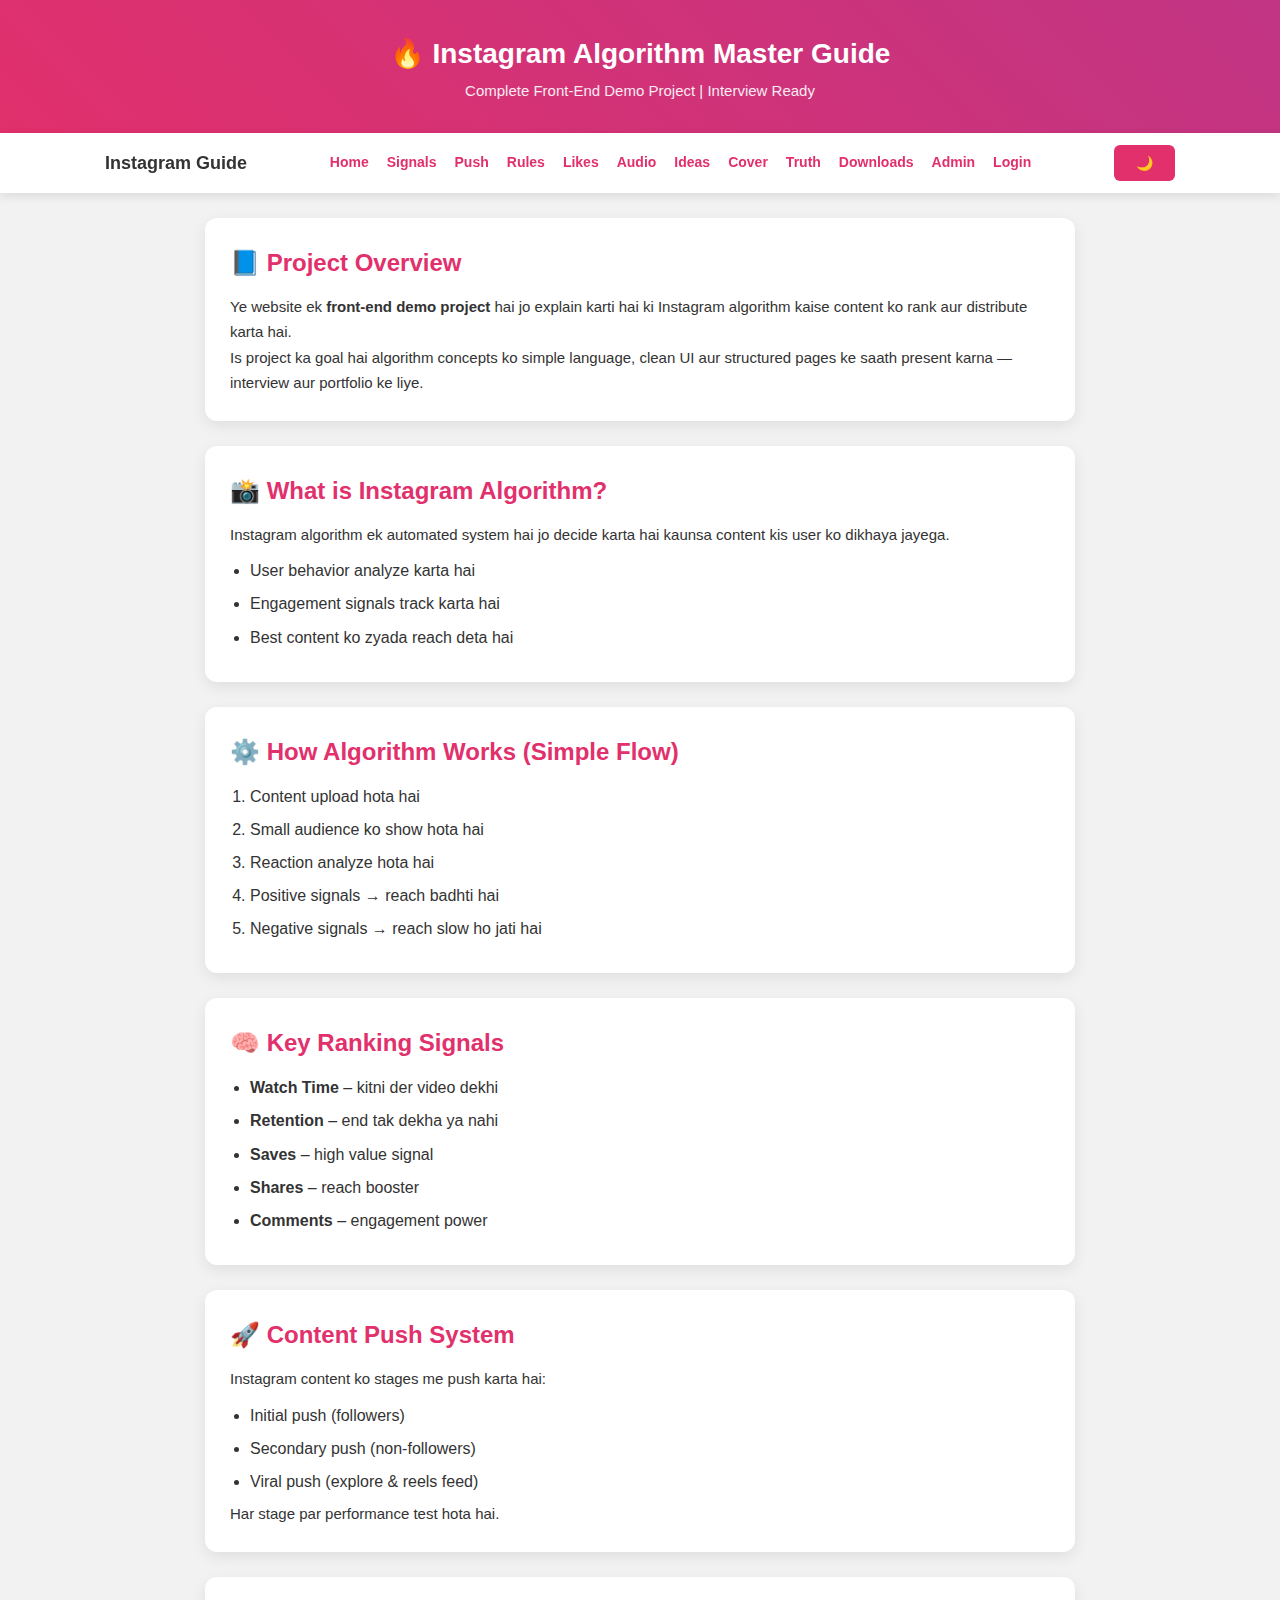
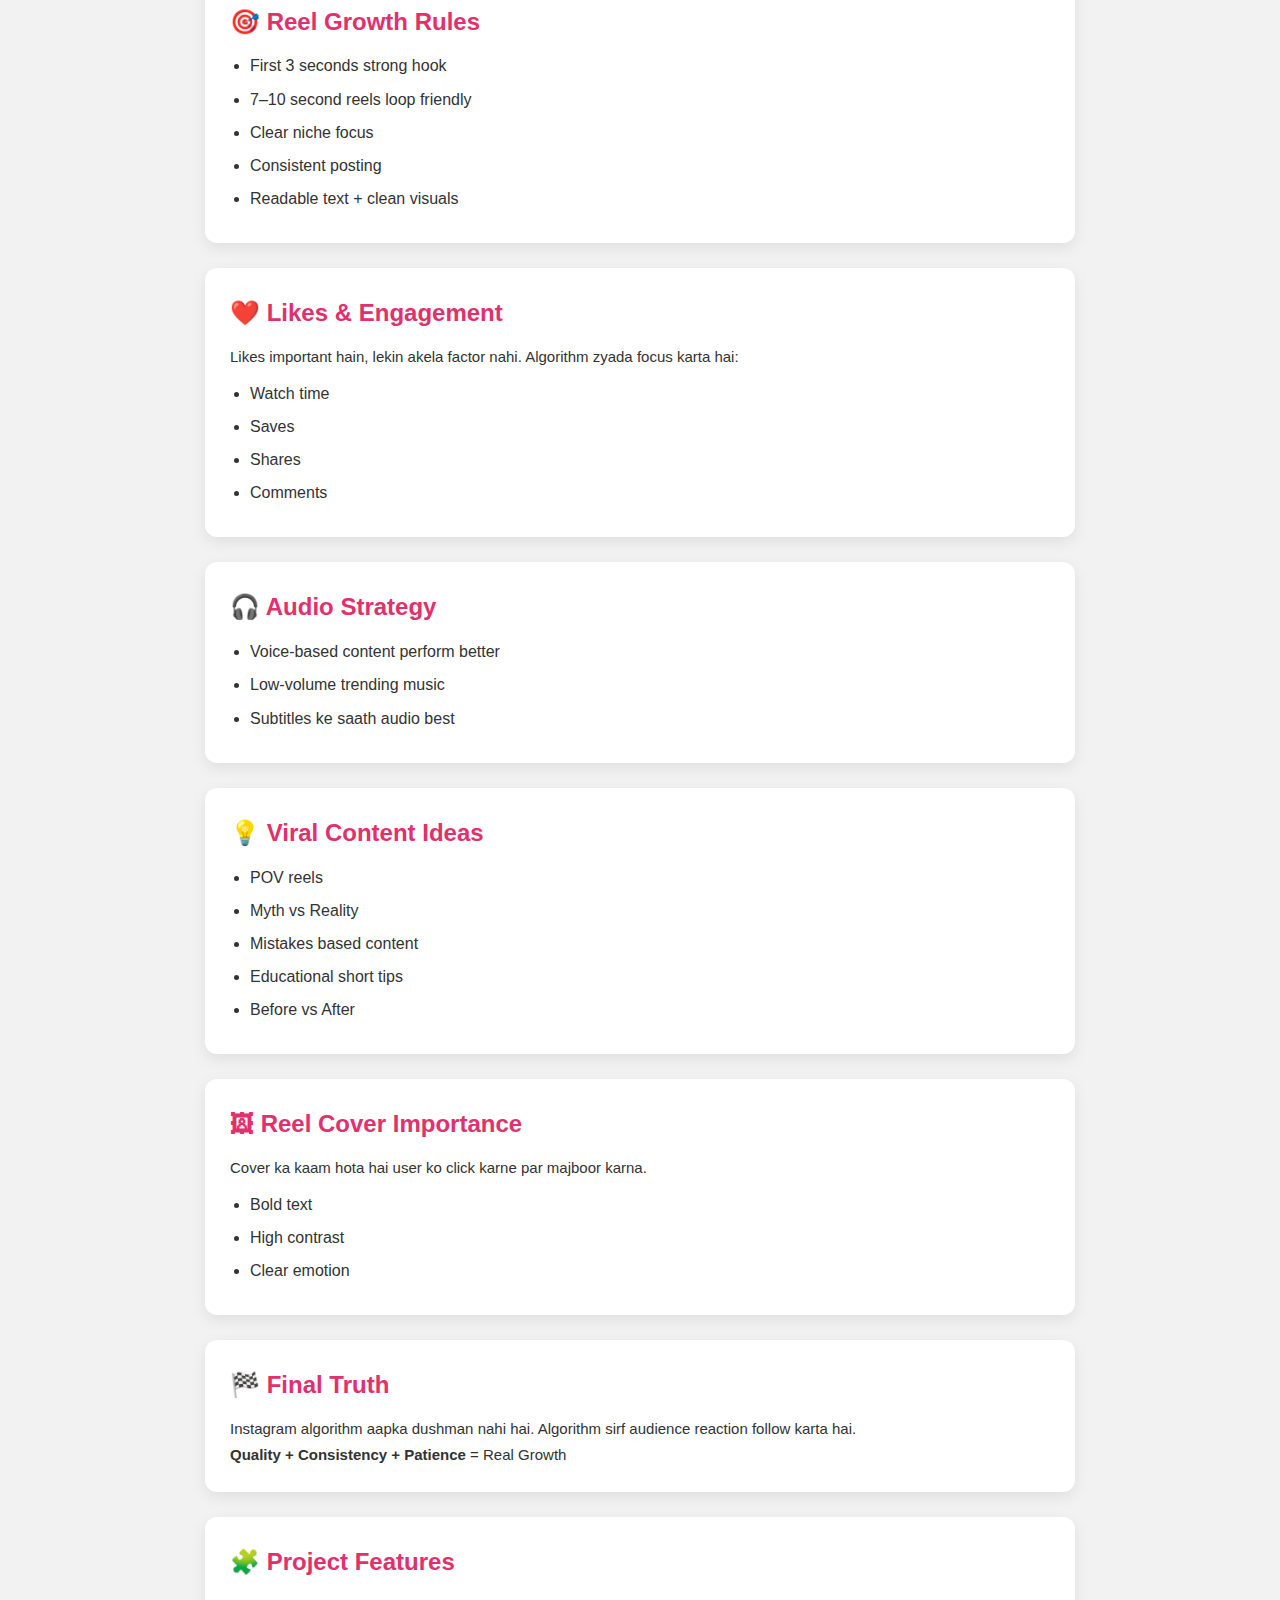
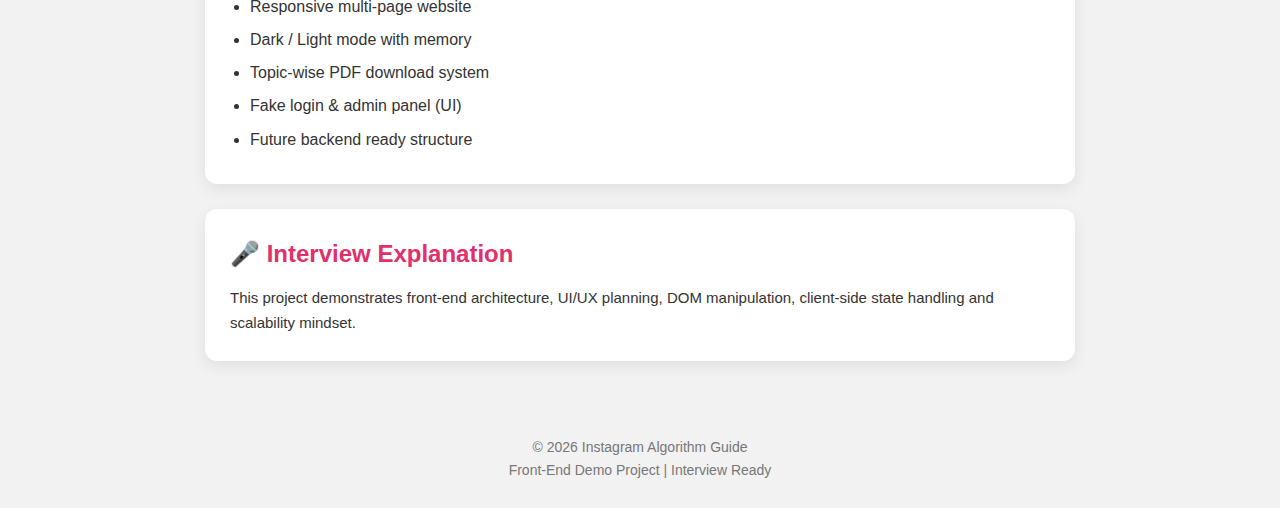
<file: index.html>
<!DOCTYPE html>
<html lang="en">
<head>
<meta charset="UTF-8">
<meta name="viewport" content="width=device-width, initial-scale=1.0">
<title>Instagram Algorithm Guide | Home</title>

<link rel="stylesheet" href="css/style.css">

<script src="js/nav.js" defer></script>
<script src="js/darkmode.js" defer></script>
</head>

<body>

<!-- ================= HEADER ================= -->
<header>
<h1>🔥 Instagram Algorithm Master Guide</h1>
<p>Complete Front-End Demo Project | Interview Ready</p>
</header>

<!-- ================= NAVBAR ================= -->
<nav>
<div class="nav-container">

<strong>Instagram Guide</strong>

<div class="menu-btn" onclick="toggleMenu()">☰</div>

<div class="nav-links" id="navLinks">
<a href="index.html">Home</a>
<a href="signals.html">Signals</a>
<a href="push.html">Push</a>
<a href="rules.html">Rules</a>
<a href="likes.html">Likes</a>
<a href="audio.html">Audio</a>
<a href="ideas.html">Ideas</a>
<a href="cover.html">Cover</a>
<a href="truth.html">Truth</a>
<a href="downloads.html">Downloads</a>
<a href="admin.html">Admin</a>
<a href="login.html">Login</a>
</div>

<button onclick="toggleDark()">🌙</button>

</div>
</nav>

<!-- ================= MAIN CONTENT ================= -->
<div class="container">

<!-- INTRO -->
<section>
<h2>📘 Project Overview</h2>
<p>
Ye website ek <strong>front-end demo project</strong> hai
jo explain karti hai ki Instagram algorithm
kaise content ko rank aur distribute karta hai.
</p>
<p>
Is project ka goal hai algorithm concepts ko
simple language, clean UI aur structured pages ke saath
present karna — interview aur portfolio ke liye.
</p>
</section>

<!-- WHAT IS ALGORITHM -->
<section>
<h2>📸 What is Instagram Algorithm?</h2>
<p>
Instagram algorithm ek automated system hai
jo decide karta hai kaunsa content
kis user ko dikhaya jayega.
</p>
<ul>
<li>User behavior analyze karta hai</li>
<li>Engagement signals track karta hai</li>
<li>Best content ko zyada reach deta hai</li>
</ul>
</section>

<!-- HOW IT WORKS -->
<section>
<h2>⚙️ How Algorithm Works (Simple Flow)</h2>
<ol>
<li>Content upload hota hai</li>
<li>Small audience ko show hota hai</li>
<li>Reaction analyze hota hai</li>
<li>Positive signals → reach badhti hai</li>
<li>Negative signals → reach slow ho jati hai</li>
</ol>
</section>

<!-- KEY SIGNALS -->
<section>
<h2>🧠 Key Ranking Signals</h2>
<ul>
<li><strong>Watch Time</strong> – kitni der video dekhi</li>
<li><strong>Retention</strong> – end tak dekha ya nahi</li>
<li><strong>Saves</strong> – high value signal</li>
<li><strong>Shares</strong> – reach booster</li>
<li><strong>Comments</strong> – engagement power</li>
</ul>
</section>

<!-- PUSH SYSTEM -->
<section>
<h2>🚀 Content Push System</h2>
<p>
Instagram content ko stages me push karta hai:
</p>
<ul>
<li>Initial push (followers)</li>
<li>Secondary push (non-followers)</li>
<li>Viral push (explore & reels feed)</li>
</ul>
<p>
Har stage par performance test hota hai.
</p>
</section>

<!-- REEL RULES -->
<section>
<h2>🎯 Reel Growth Rules</h2>
<ul>
<li>First 3 seconds strong hook</li>
<li>7–10 second reels loop friendly</li>
<li>Clear niche focus</li>
<li>Consistent posting</li>
<li>Readable text + clean visuals</li>
</ul>
</section>

<!-- LIKES & ENGAGEMENT -->
<section>
<h2>❤️ Likes & Engagement</h2>
<p>
Likes important hain, lekin akela factor nahi.
Algorithm zyada focus karta hai:
</p>
<ul>
<li>Watch time</li>
<li>Saves</li>
<li>Shares</li>
<li>Comments</li>
</ul>
</section>

<!-- AUDIO -->
<section>
<h2>🎧 Audio Strategy</h2>
<ul>
<li>Voice-based content perform better</li>
<li>Low-volume trending music</li>
<li>Subtitles ke saath audio best</li>
</ul>
</section>

<!-- CONTENT IDEAS -->
<section>
<h2>💡 Viral Content Ideas</h2>
<ul>
<li>POV reels</li>
<li>Myth vs Reality</li>
<li>Mistakes based content</li>
<li>Educational short tips</li>
<li>Before vs After</li>
</ul>
</section>

<!-- COVER -->
<section>
<h2>🖼 Reel Cover Importance</h2>
<p>
Cover ka kaam hota hai user ko click karne par majboor karna.
</p>
<ul>
<li>Bold text</li>
<li>High contrast</li>
<li>Clear emotion</li>
</ul>
</section>

<!-- TRUTH -->
<section>
<h2>🏁 Final Truth</h2>
<p>
Instagram algorithm aapka dushman nahi hai.
Algorithm sirf audience reaction follow karta hai.
</p>
<p>
<strong>Quality + Consistency + Patience</strong> = Real Growth
</p>
</section>

<!-- PROJECT FEATURES -->
<section>
<h2>🧩 Project Features</h2>
<ul>
<li>Responsive multi-page website</li>
<li>Dark / Light mode with memory</li>
<li>Topic-wise PDF download system</li>
<li>Fake login & admin panel (UI)</li>
<li>Future backend ready structure</li>
</ul>
</section>

<!-- INTERVIEW NOTE -->
<section>
<h2>🎤 Interview Explanation</h2>
<p>
This project demonstrates front-end architecture,
UI/UX planning, DOM manipulation,
client-side state handling and scalability mindset.
</p>
</section>

</div>

<!-- ================= FOOTER ================= -->
<footer>
© 2026 Instagram Algorithm Guide <br>
Front-End Demo Project | Interview Ready
</footer>

</body>
</html>
</file>
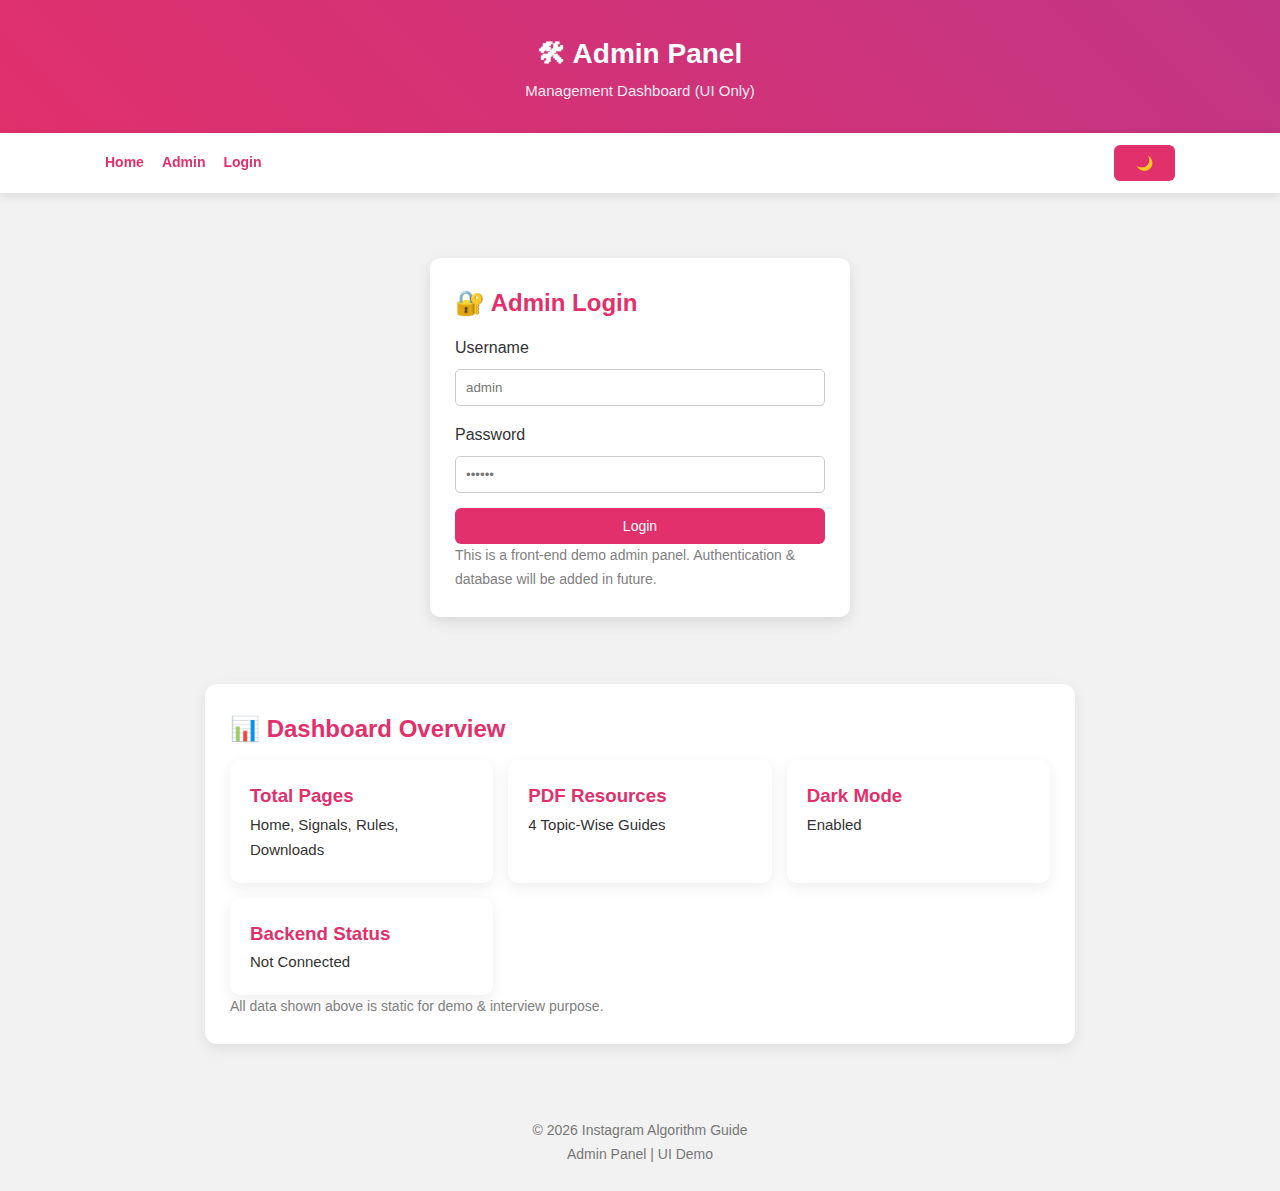
<file: admin.html>
<!DOCTYPE html>
<html lang="en">
<head>
<meta charset="UTF-8">
<meta name="viewport" content="width=device-width, initial-scale=1.0">
<title>Admin Panel | Instagram Algorithm Guide</title>

<link rel="stylesheet" href="css/style.css">

<style>
.admin-login{
    max-width:420px;
    margin:40px auto;
    background:var(--card);
    padding:25px;
    border-radius:10px;
    box-shadow:0 5px 15px rgba(0,0,0,.1);
}
.admin-login input{
    width:100%;
    padding:10px;
    margin:8px 0 15px;
    border-radius:5px;
    border:1px solid #ccc;
}
.admin-dashboard{
    display:grid;
    grid-template-columns:repeat(auto-fit,minmax(220px,1fr));
    gap:15px;
}
.admin-card{
    background:var(--card);
    padding:20px;
    border-radius:10px;
    box-shadow:0 5px 15px rgba(0,0,0,.07);
}
.admin-card h3{
    color:var(--accent);
}
.note{
    font-size:14px;
    color:gray;
}
</style>

<script src="js/darkmode.js" defer></script>
</head>

<body>

<!-- ================= HEADER ================= -->
<header>
<h1>🛠 Admin Panel</h1>
<p>Management Dashboard (UI Only)</p>
</header>

<!-- ================= NAVBAR ================= -->
<nav>
<div class="nav-container">

<!-- MENU BUTTON -->
<div class="menu-btn" onclick="toggleMenu()">☰</div>

<!-- NAV LINKS -->
<div class="nav-links" id="navLinks">
<a href="index.html">Home</a>
<a href="admin.html" class="admin-link">Admin</a>
<a href="login.html">Login</a>
</div>

<!-- DARK MODE -->
<button onclick="toggleDark()">🌙</button>

</div>
</nav>

<!-- ================= MAIN CONTENT ================= -->
<div class="container">

<!-- LOGIN -->
<section class="admin-login">
<h2>🔐 Admin Login</h2>

<label>Username</label>
<input type="text" placeholder="admin">

<label>Password</label>
<input type="password" placeholder="••••••">

<button style="width:100%;">Login</button>

<p class="note">
This is a front-end demo admin panel.  
Authentication & database will be added in future.
</p>
</section>

<br>

<!-- DASHBOARD -->
<section>
<h2>📊 Dashboard Overview</h2>

<div class="admin-dashboard">

<div class="admin-card">
<h3>Total Pages</h3>
<p>Home, Signals, Rules, Downloads</p>
</div>

<div class="admin-card">
<h3>PDF Resources</h3>
<p>4 Topic-Wise Guides</p>
</div>

<div class="admin-card">
<h3>Dark Mode</h3>
<p>Enabled</p>
</div>

<div class="admin-card">
<h3>Backend Status</h3>
<p>Not Connected</p>
</div>

</div>

<p class="note">
All data shown above is static for demo & interview purpose.
</p>
</section>

</div>

<!-- ================= FOOTER ================= -->
<footer>
© 2026 Instagram Algorithm Guide <br>
Admin Panel | UI Demo
</footer>

</body>
</html>
</file>
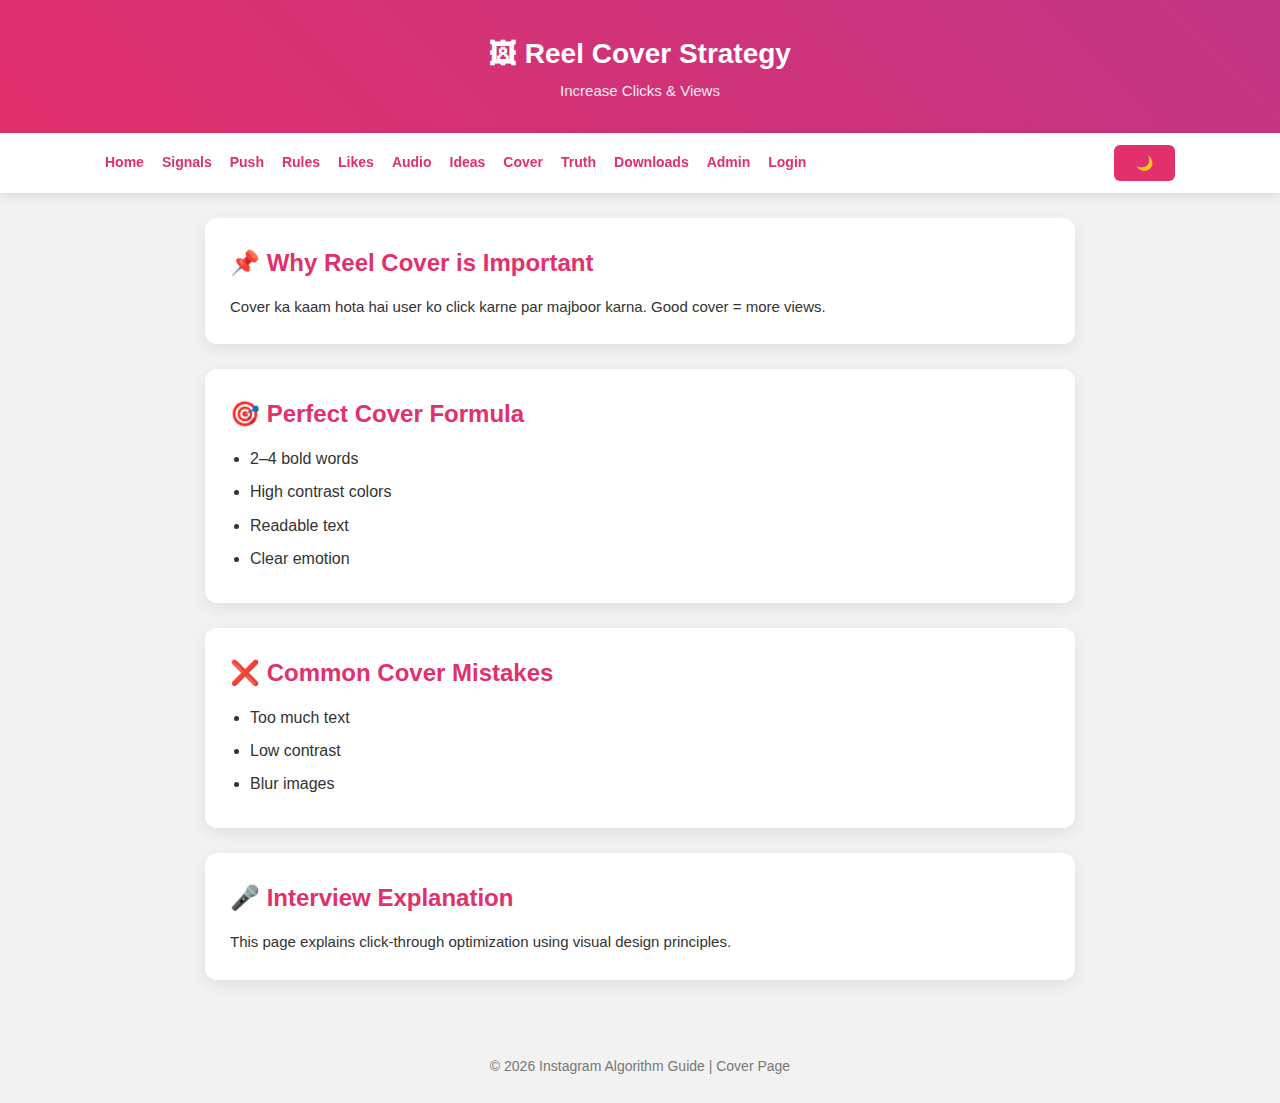
<file: cover.html>
<!DOCTYPE html>
<html lang="en">
<head>
<meta charset="UTF-8">
<meta name="viewport" content="width=device-width, initial-scale=1.0">
<title>Reel Cover Strategy</title>

<link rel="stylesheet" href="css/style.css">
<script src="js/nav.js" defer></script>
<script src="js/darkmode.js" defer></script>
</head>

<body>

<header>
<h1>🖼 Reel Cover Strategy</h1>
<p>Increase Clicks & Views</p>
</header>

<!-- ================= NAVBAR ================= -->
<nav>
<div class="nav-container">

<!-- MENU BUTTON -->
<div class="menu-btn" onclick="toggleMenu()">☰</div>

<!-- NAV LINKS -->
<div class="nav-links" id="navLinks">
<a href="index.html">Home</a>
<a href="signals.html">Signals</a>
<a href="push.html">Push</a>
<a href="rules.html">Rules</a>
<a href="likes.html">Likes</a>
<a href="audio.html">Audio</a>
<a href="ideas.html">Ideas</a>
<a href="cover.html">Cover</a>
<a href="truth.html">Truth</a>
<a href="downloads.html">Downloads</a>
<a href="admin.html" class="admin-link">Admin</a>
<a href="login.html">Login</a>
</div>

<!-- DARK MODE -->
<button onclick="toggleDark()">🌙</button>

</div>
</nav>

<div class="container">

<section>
<h2>📌 Why Reel Cover is Important</h2>
<p>
Cover ka kaam hota hai user ko click karne par majboor karna.
Good cover = more views.
</p>
</section>

<section>
<h2>🎯 Perfect Cover Formula</h2>
<ul>
<li>2–4 bold words</li>
<li>High contrast colors</li>
<li>Readable text</li>
<li>Clear emotion</li>
</ul>
</section>

<section>
<h2>❌ Common Cover Mistakes</h2>
<ul>
<li>Too much text</li>
<li>Low contrast</li>
<li>Blur images</li>
</ul>
</section>

<section>
<h2>🎤 Interview Explanation</h2>
<p>
This page explains click-through optimization
using visual design principles.
</p>
</section>

</div>

<footer>
© 2026 Instagram Algorithm Guide | Cover Page
</footer>

</body>
</html>
</file>
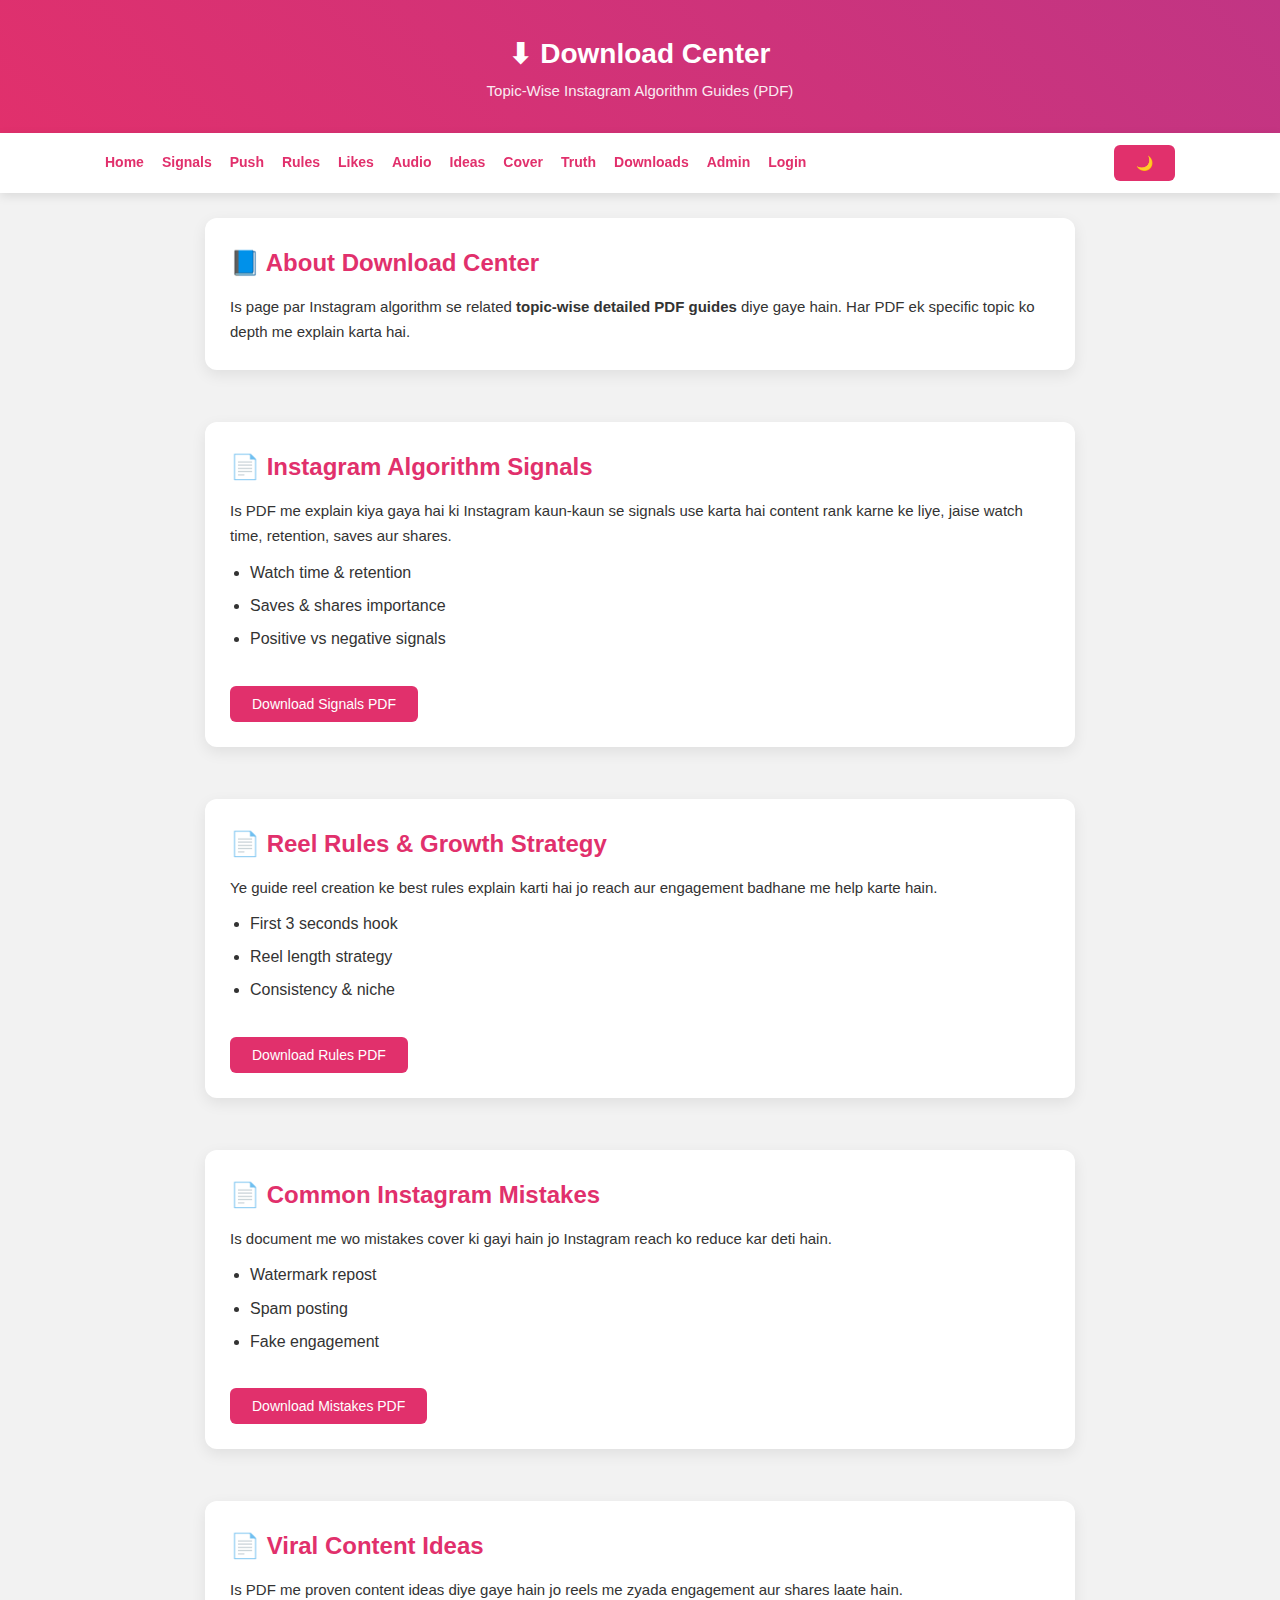
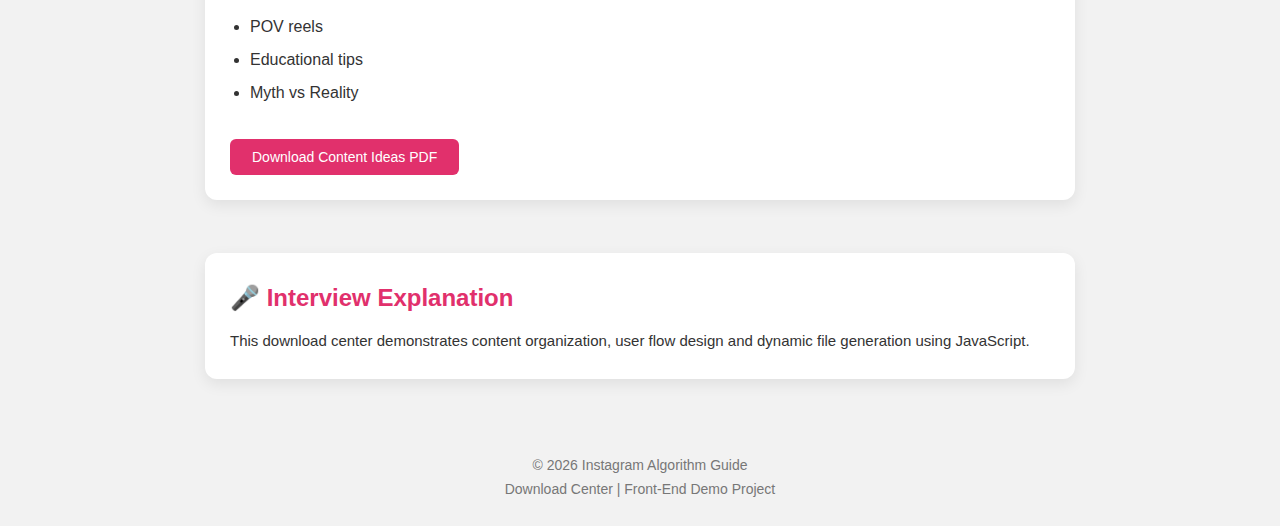
<file: downloads.html>
<!DOCTYPE html>
<html lang="en">
<head>
<meta charset="UTF-8">
<meta name="viewport" content="width=device-width, initial-scale=1.0">
<title>Download Center | Instagram Algorithm Guide</title>

<link rel="stylesheet" href="css/style.css">

<script src="js/nav.js" defer></script>
<script src="js/darkmode.js" defer></script>
<script src="js/pdf.js" defer></script>
</head>

<body>

<!-- ================= HEADER ================= -->
<header>
<h1>⬇ Download Center</h1>
<p>Topic-Wise Instagram Algorithm Guides (PDF)</p>
</header>

<!-- ================= NAVBAR ================= -->
<nav>
<div class="nav-container">

<!-- MENU BUTTON -->
<div class="menu-btn" onclick="toggleMenu()">☰</div>

<!-- NAV LINKS -->
<div class="nav-links" id="navLinks">
<a href="index.html">Home</a>
<a href="signals.html">Signals</a>
<a href="push.html">Push</a>
<a href="rules.html">Rules</a>
<a href="likes.html">Likes</a>
<a href="audio.html">Audio</a>
<a href="ideas.html">Ideas</a>
<a href="cover.html">Cover</a>
<a href="truth.html">Truth</a>
<a href="downloads.html">Downloads</a>
<a href="admin.html" class="admin-link">Admin</a>
<a href="login.html">Login</a>
</div>

<!-- DARK MODE -->
<button onclick="toggleDark()">🌙</button>

</div>
</nav>

<!-- ================= MAIN CONTENT ================= -->
<div class="container">

<!-- INTRO -->
<section>
<h2>📘 About Download Center</h2>
<p>
Is page par Instagram algorithm se related
<strong>topic-wise detailed PDF guides</strong> diye gaye hain.
Har PDF ek specific topic ko depth me explain karta hai.
</p>
</section>

<br>

<!-- DOWNLOAD 1 -->
<section>
<h2>📄 Instagram Algorithm Signals</h2>
<p>
Is PDF me explain kiya gaya hai ki Instagram
kaun-kaun se signals use karta hai content rank karne ke liye,
jaise watch time, retention, saves aur shares.
</p>

<ul>
<li>Watch time & retention</li>
<li>Saves & shares importance</li>
<li>Positive vs negative signals</li>
</ul>

<br>
<button onclick="downloadPDF('signals')">Download Signals PDF</button>
</section>

<br>

<!-- DOWNLOAD 2 -->
<section>
<h2>📄 Reel Rules & Growth Strategy</h2>
<p>
Ye guide reel creation ke best rules explain karti hai
jo reach aur engagement badhane me help karte hain.
</p>

<ul>
<li>First 3 seconds hook</li>
<li>Reel length strategy</li>
<li>Consistency & niche</li>
</ul>

<br>
<button onclick="downloadPDF('rules')">Download Rules PDF</button>
</section>

<br>

<!-- DOWNLOAD 3 -->
<section>
<h2>📄 Common Instagram Mistakes</h2>
<p>
Is document me wo mistakes cover ki gayi hain
jo Instagram reach ko reduce kar deti hain.
</p>

<ul>
<li>Watermark repost</li>
<li>Spam posting</li>
<li>Fake engagement</li>
</ul>

<br>
<button onclick="downloadPDF('mistakes')">Download Mistakes PDF</button>
</section>

<br>

<!-- DOWNLOAD 4 -->
<section>
<h2>📄 Viral Content Ideas</h2>
<p>
Is PDF me proven content ideas diye gaye hain
jo reels me zyada engagement aur shares laate hain.
</p>

<ul>
<li>POV reels</li>
<li>Educational tips</li>
<li>Myth vs Reality</li>
</ul>

<br>
<button onclick="downloadPDF('ideas')">Download Content Ideas PDF</button>
</section>

<br>

<!-- INTERVIEW NOTE -->
<section>
<h2>🎤 Interview Explanation</h2>
<p>
This download center demonstrates content organization,
user flow design and dynamic file generation using JavaScript.
</p>
</section>

</div>

<!-- ================= FOOTER ================= -->
<footer>
© 2026 Instagram Algorithm Guide <br>
Download Center | Front-End Demo Project
</footer>

</body>
</html>
</file>
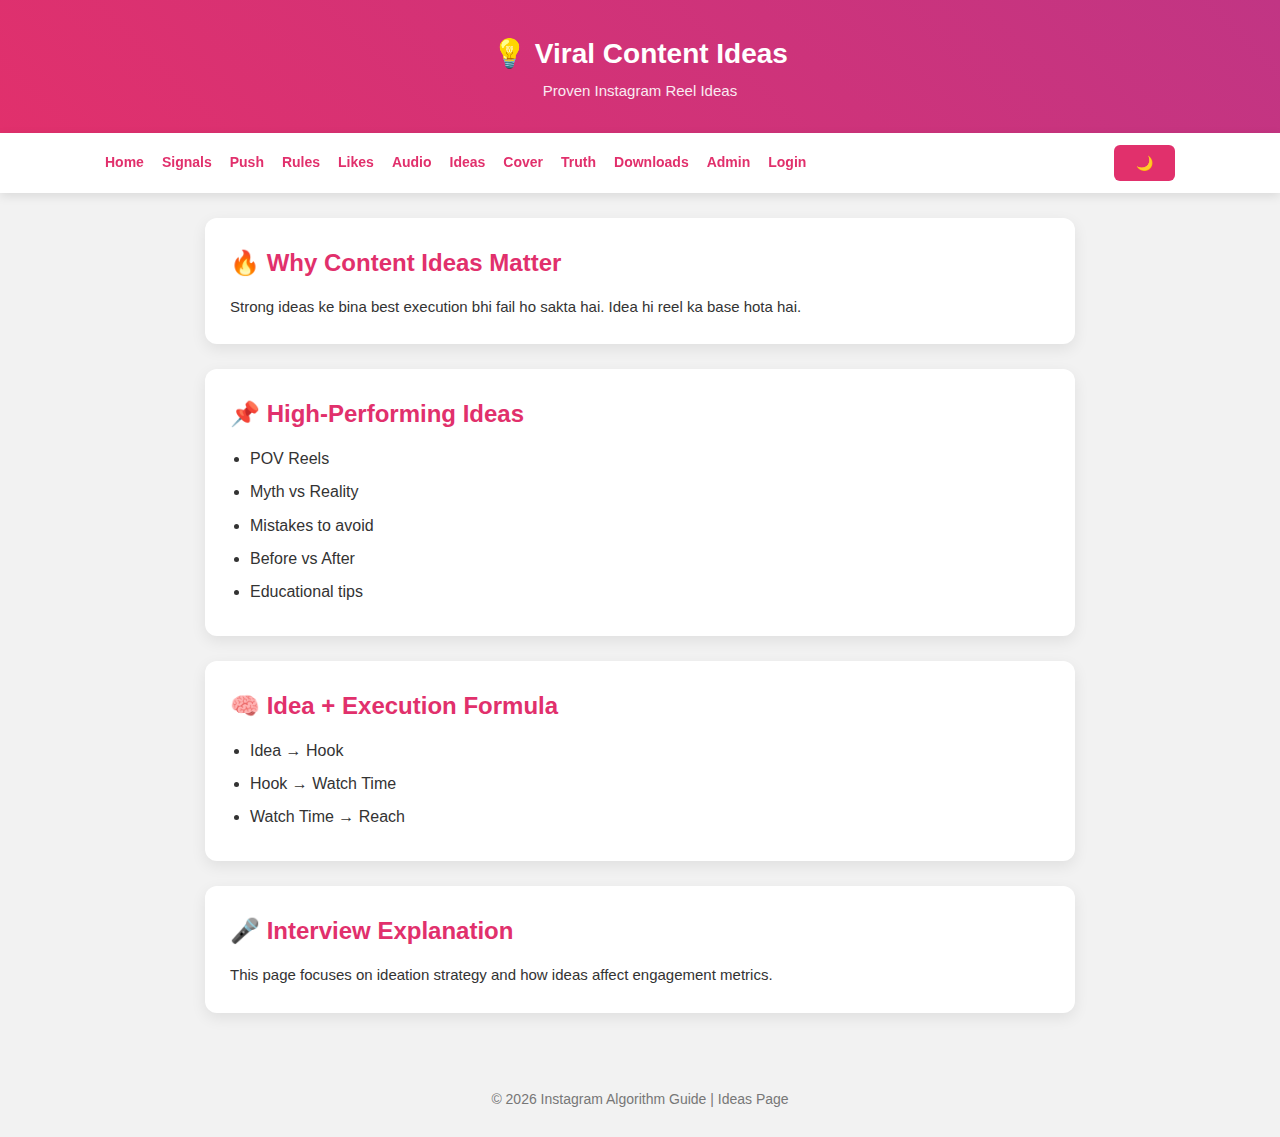
<file: ideas.html>
<!DOCTYPE html>
<html lang="en">
<head>
<meta charset="UTF-8">
<meta name="viewport" content="width=device-width, initial-scale=1.0">
<title>Viral Content Ideas</title>

<link rel="stylesheet" href="css/style.css">
<script src="js/nav.js" defer></script>
<script src="js/darkmode.js" defer></script>
</head>

<body>

<header>
<h1>💡 Viral Content Ideas</h1>
<p>Proven Instagram Reel Ideas</p>
</header>

<!-- ================= NAVBAR ================= -->
<nav>
<div class="nav-container">

<!-- MENU BUTTON -->
<div class="menu-btn" onclick="toggleMenu()">☰</div>

<!-- NAV LINKS -->
<div class="nav-links" id="navLinks">
<a href="index.html">Home</a>
<a href="signals.html">Signals</a>
<a href="push.html">Push</a>
<a href="rules.html">Rules</a>
<a href="likes.html">Likes</a>
<a href="audio.html">Audio</a>
<a href="ideas.html">Ideas</a>
<a href="cover.html">Cover</a>
<a href="truth.html">Truth</a>
<a href="downloads.html">Downloads</a>
<a href="admin.html" class="admin-link">Admin</a>
<a href="login.html">Login</a>
</div>

<!-- DARK MODE -->
<button onclick="toggleDark()">🌙</button>

</div>
</nav>

<div class="container">

<section>
<h2>🔥 Why Content Ideas Matter</h2>
<p>
Strong ideas ke bina best execution bhi fail ho sakta hai.
Idea hi reel ka base hota hai.
</p>
</section>

<section>
<h2>📌 High-Performing Ideas</h2>
<ul>
<li>POV Reels</li>
<li>Myth vs Reality</li>
<li>Mistakes to avoid</li>
<li>Before vs After</li>
<li>Educational tips</li>
</ul>
</section>

<section>
<h2>🧠 Idea + Execution Formula</h2>
<ul>
<li>Idea → Hook</li>
<li>Hook → Watch Time</li>
<li>Watch Time → Reach</li>
</ul>
</section>

<section>
<h2>🎤 Interview Explanation</h2>
<p>
This page focuses on ideation strategy
and how ideas affect engagement metrics.
</p>
</section>

</div>

<footer>
© 2026 Instagram Algorithm Guide | Ideas Page
</footer>

</body>
</html>
</file>
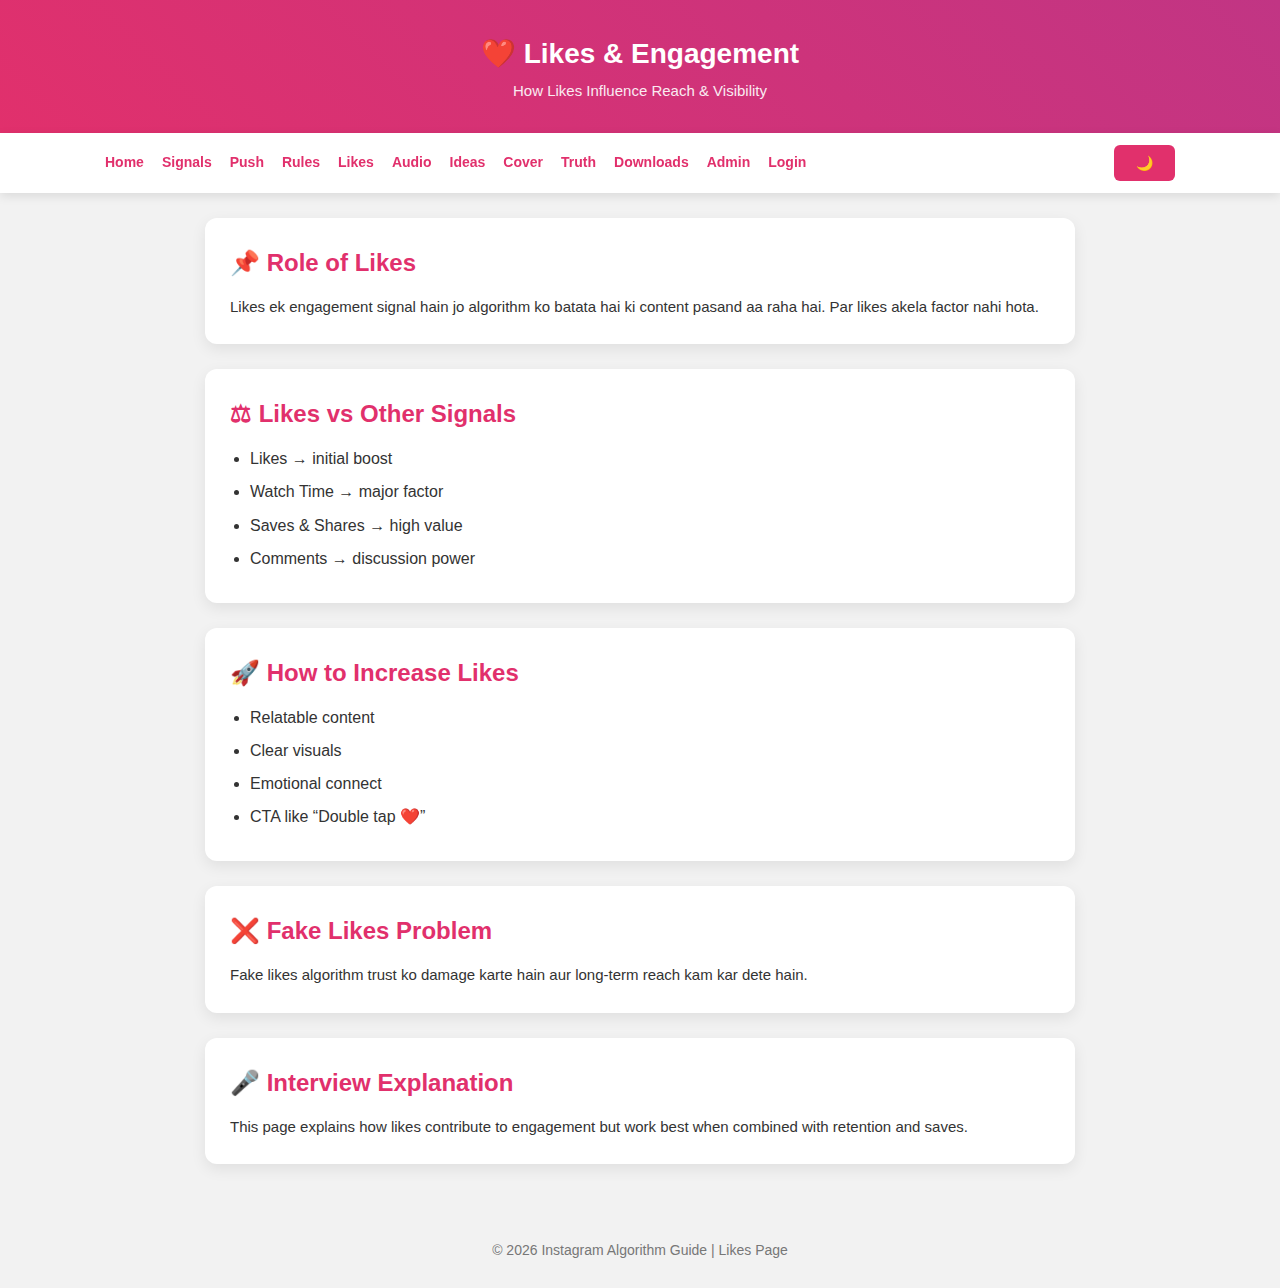
<file: likes.html>
<!DOCTYPE html>
<html lang="en">
<head>
<meta charset="UTF-8">
<meta name="viewport" content="width=device-width, initial-scale=1.0">
<title>Likes & Engagement Strategy</title>

<link rel="stylesheet" href="css/style.css">
<script src="js/nav.js" defer></script>
<script src="js/darkmode.js" defer></script>
</head>

<body>

<header>
<h1>❤️ Likes & Engagement</h1>
<p>How Likes Influence Reach & Visibility</p>
</header>

<!-- ================= NAVBAR ================= -->
<nav>
<div class="nav-container">

<!-- MENU BUTTON -->
<div class="menu-btn" onclick="toggleMenu()">☰</div>

<!-- NAV LINKS -->
<div class="nav-links" id="navLinks">
<a href="index.html">Home</a>
<a href="signals.html">Signals</a>
<a href="push.html">Push</a>
<a href="rules.html">Rules</a>
<a href="likes.html">Likes</a>
<a href="audio.html">Audio</a>
<a href="ideas.html">Ideas</a>
<a href="cover.html">Cover</a>
<a href="truth.html">Truth</a>
<a href="downloads.html">Downloads</a>
<a href="admin.html" class="admin-link">Admin</a>
<a href="login.html">Login</a>
</div>

<!-- DARK MODE -->
<button onclick="toggleDark()">🌙</button>

</div>
</nav>

<div class="container">

<section>
<h2>📌 Role of Likes</h2>
<p>
Likes ek engagement signal hain jo algorithm ko batata hai
ki content pasand aa raha hai.
Par likes akela factor nahi hota.
</p>
</section>

<section>
<h2>⚖ Likes vs Other Signals</h2>
<ul>
<li>Likes → initial boost</li>
<li>Watch Time → major factor</li>
<li>Saves & Shares → high value</li>
<li>Comments → discussion power</li>
</ul>
</section>

<section>
<h2>🚀 How to Increase Likes</h2>
<ul>
<li>Relatable content</li>
<li>Clear visuals</li>
<li>Emotional connect</li>
<li>CTA like “Double tap ❤️”</li>
</ul>
</section>

<section>
<h2>❌ Fake Likes Problem</h2>
<p>
Fake likes algorithm trust ko damage karte hain
aur long-term reach kam kar dete hain.
</p>
</section>

<section>
<h2>🎤 Interview Explanation</h2>
<p>
This page explains how likes contribute to engagement
but work best when combined with retention and saves.
</p>
</section>

</div>

<footer>
© 2026 Instagram Algorithm Guide | Likes Page
</footer>

</body>
</html>
</file>
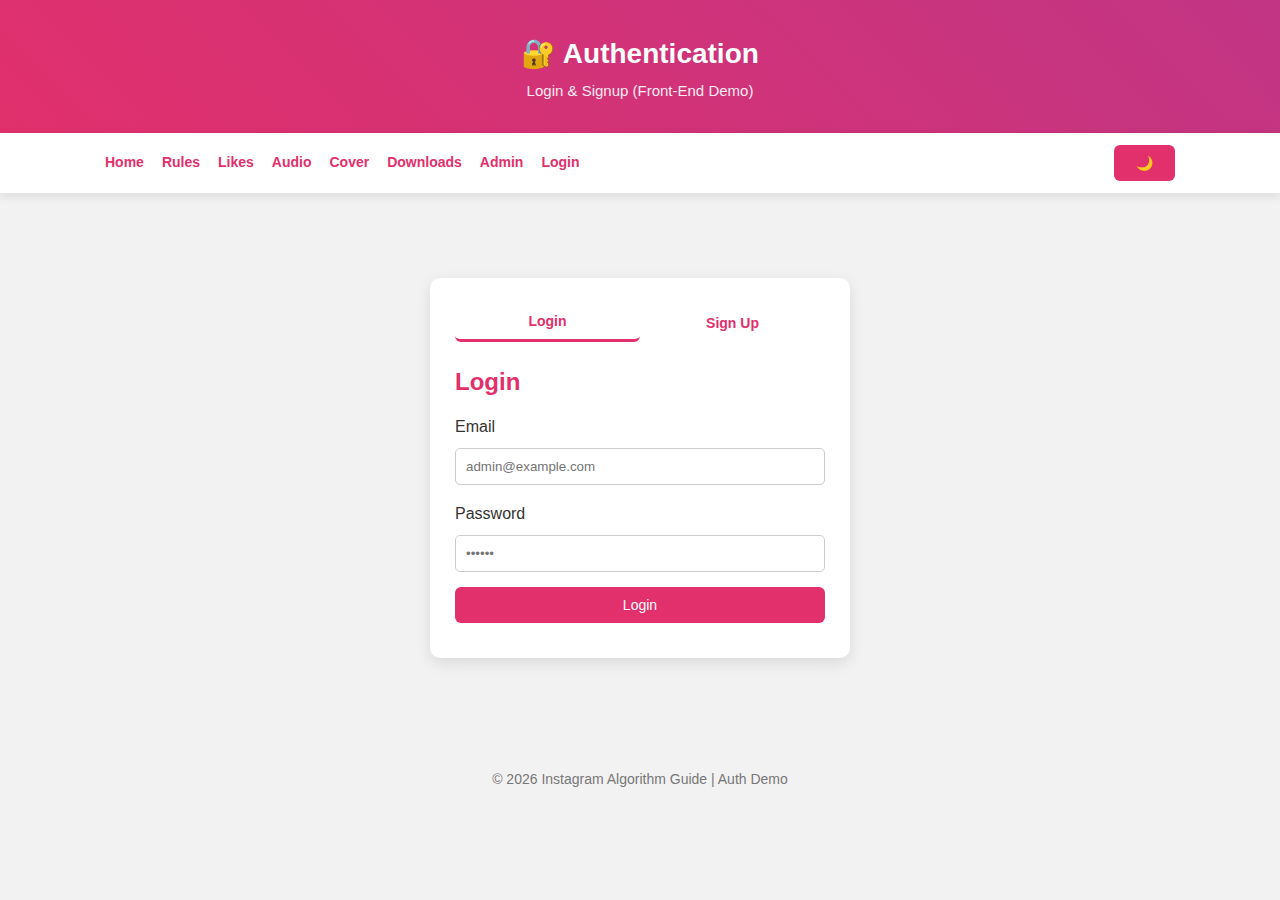
<file: login.html>
<!DOCTYPE html>
<html lang="en">
<head>
<meta charset="UTF-8">
<meta name="viewport" content="width=device-width, initial-scale=1.0">
<title>Auth | Instagram Guide</title>

<link rel="stylesheet" href="css/style.css">
<script src="js/darkmode.js" defer></script>

<style>
.auth-box{
    max-width:420px;
    margin:60px auto;
    background:var(--card);
    padding:25px;
    border-radius:10px;
    box-shadow:0 5px 15px rgba(0,0,0,.1);
}
.auth-tabs{
    display:flex;
    justify-content:space-around;
    margin-bottom:20px;
}
.auth-tabs button{
    flex:1;
    background:none;
    color:var(--accent);
    font-weight:600;
}
.auth-tabs button.active{
    border-bottom:3px solid var(--accent);
}
.auth-form{
    display:none;
}
.auth-form.active{
    display:block;
}
.auth-box input{
    width:100%;
    padding:10px;
    margin:8px 0 15px;
    border-radius:5px;
    border:1px solid #ccc;
}
.msg{
    font-size:14px;
    margin-top:10px;
}
</style>
</head>

<body>

<header>
<h1>🔐 Authentication</h1>
<p>Login & Signup (Front-End Demo)</p>
</header>

<!-- ================= NAVBAR ================= -->
<nav>
<div class="nav-container">

<!-- MENU BUTTON -->
<div class="menu-btn" onclick="toggleMenu()">☰</div>

<!-- NAV LINKS -->
<div class="nav-links" id="navLinks">
<a href="index.html">Home</a>
<a href="rules.html">Rules</a>
<a href="likes.html">Likes</a>
<a href="audio.html">Audio</a>
<a href="cover.html">Cover</a>
<a href="downloads.html">Downloads</a>
<a href="admin.html" class="admin-link">Admin</a>
<a href="login.html">Login</a>
</div>

<!-- DARK MODE -->
<button onclick="toggleDark()">🌙</button>

</div>
</nav>

<div class="container">

<section class="auth-box">

<!-- TABS -->
<div class="auth-tabs">
<button id="loginTab" class="active" onclick="showLogin()">Login</button>
<button id="signupTab" onclick="showSignup()">Sign Up</button>
</div>

<!-- LOGIN FORM -->
<div id="loginForm" class="auth-form active">
<h2>Login</h2>

<label>Email</label>
<input type="email" id="loginEmail" placeholder="admin@example.com">

<label>Password</label>
<input type="password" id="loginPass" placeholder="••••••">

<button style="width:100%;" onclick="fakeLogin()">Login</button>

<p id="loginMsg" class="msg" style="color:red;"></p>
</div>

<!-- SIGNUP FORM -->
<div id="signupForm" class="auth-form">
<h2>Create Account</h2>

<label>Name</label>
<input type="text" id="name" placeholder="Your Name">

<label>Email</label>
<input type="email" id="email" placeholder="you@example.com">

<label>Password</label>
<input type="password" id="pass" placeholder="••••••">

<button style="width:100%;" onclick="fakeSignup()">Sign Up</button>

<p id="signupMsg" class="msg" style="color:green;"></p>
</div>

</section>

</div>

<footer>
© 2026 Instagram Algorithm Guide | Auth Demo
</footer>

<script>
/* TAB SWITCH */
function showLogin(){
    document.getElementById("loginForm").classList.add("active");
    document.getElementById("signupForm").classList.remove("active");
    document.getElementById("loginTab").classList.add("active");
    document.getElementById("signupTab").classList.remove("active");
}

function showSignup(){
    document.getElementById("signupForm").classList.add("active");
    document.getElementById("loginForm").classList.remove("active");
    document.getElementById("signupTab").classList.add("active");
    document.getElementById("loginTab").classList.remove("active");
}

/* FAKE LOGIN */
function fakeLogin(){
    const email = document.getElementById("loginEmail").value;
    const pass  = document.getElementById("loginPass").value;

    if(email && pass){
        window.location.href = "admin.html";
    }else{
        document.getElementById("loginMsg").innerText =
        "Please enter email and password (demo validation)";
    }
}

/* FAKE SIGNUP */
function fakeSignup(){
    const name = document.getElementById("name").value;
    const email = document.getElementById("email").value;
    const pass = document.getElementById("pass").value;

    if(name && email && pass){
        document.getElementById("signupMsg").innerText =
        "Account created successfully (demo). Please login.";
        showLogin();
    }else{
        document.getElementById("signupMsg").innerText =
        "Please fill all fields (demo validation)";
    }
}
</script>

</body>
</html>
</file>
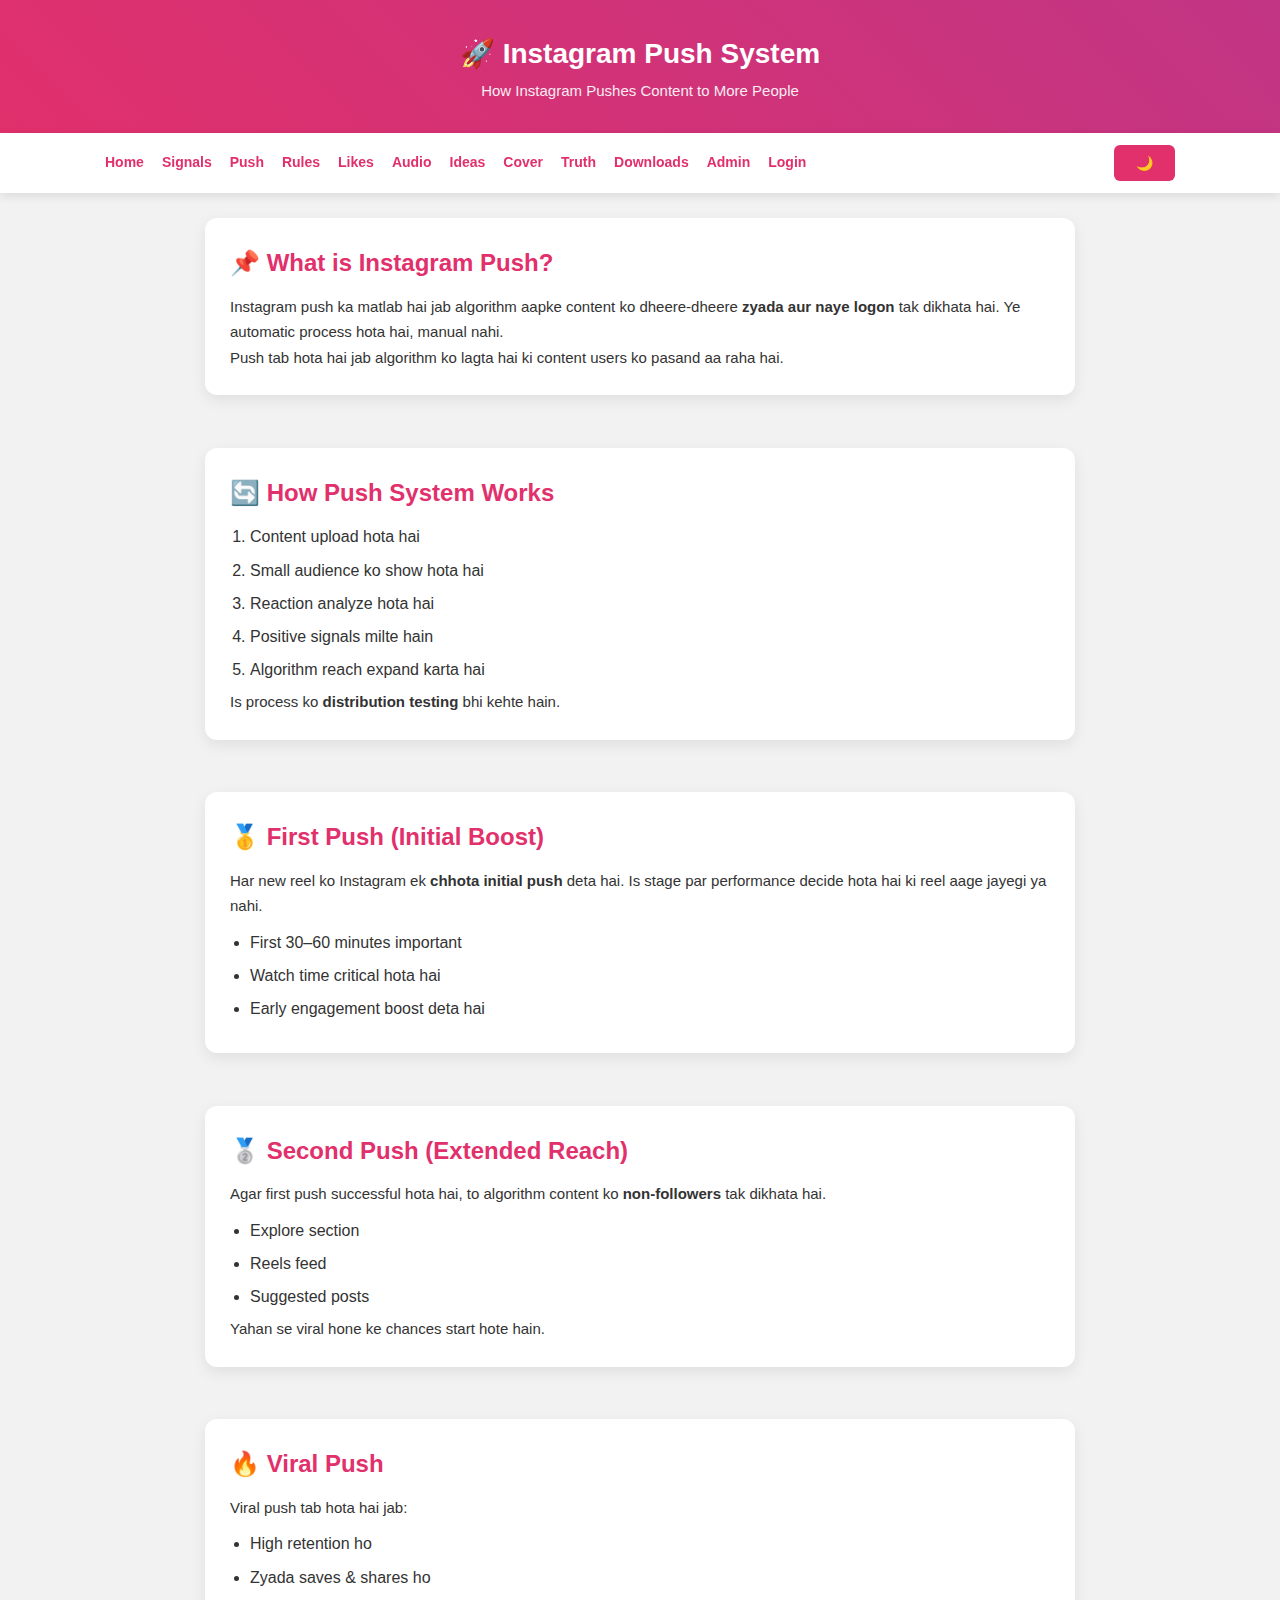
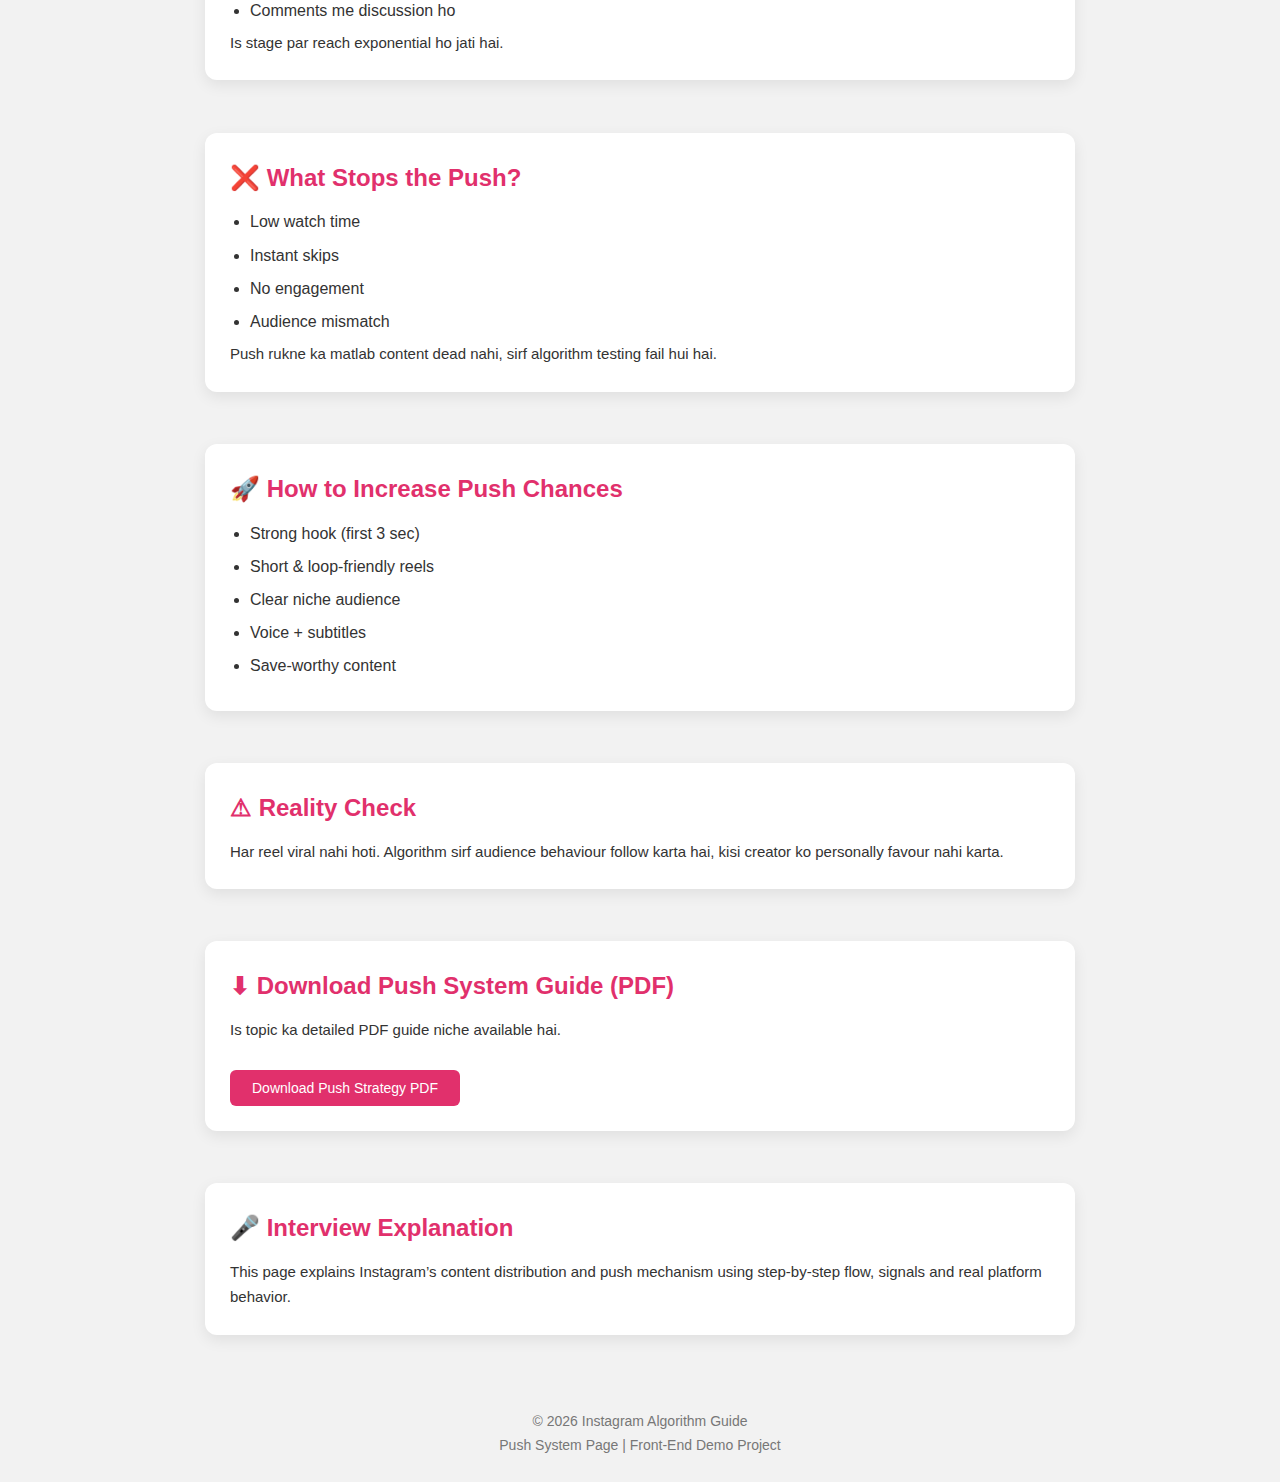
<file: push.html>
<!DOCTYPE html>
<html lang="en">
<head>
<meta charset="UTF-8">
<meta name="viewport" content="width=device-width, initial-scale=1.0">
<title>Instagram Push System</title>

<link rel="stylesheet" href="css/style.css">

<script src="js/nav.js" defer></script>
<script src="js/darkmode.js" defer></script>
<script src="js/pdf.js" defer></script>
</head>

<body>

<!-- ================= HEADER ================= -->
<header>
<h1>🚀 Instagram Push System</h1>
<p>How Instagram Pushes Content to More People</p>
</header>

<!-- ================= NAVBAR ================= -->
<nav>
<div class="nav-container">

<!-- MENU BUTTON -->
<div class="menu-btn" onclick="toggleMenu()">☰</div>

<!-- NAV LINKS -->
<div class="nav-links" id="navLinks">
<a href="index.html">Home</a>
<a href="signals.html">Signals</a>
<a href="push.html">Push</a>
<a href="rules.html">Rules</a>
<a href="likes.html">Likes</a>
<a href="audio.html">Audio</a>
<a href="ideas.html">Ideas</a>
<a href="cover.html">Cover</a>
<a href="truth.html">Truth</a>
<a href="downloads.html">Downloads</a>
<a href="admin.html" class="admin-link">Admin</a>
<a href="login.html">Login</a>
</div>

<!-- DARK MODE -->
<button onclick="toggleDark()">🌙</button>

</div>
</nav>

<!-- ================= MAIN CONTENT ================= -->
<div class="container">

<!-- INTRO -->
<section>
<h2>📌 What is Instagram Push?</h2>
<p>
Instagram push ka matlab hai jab algorithm
aapke content ko dheere-dheere
<strong>zyada aur naye logon</strong> tak dikhata hai.
Ye automatic process hota hai, manual nahi.
</p>

<p>
Push tab hota hai jab algorithm ko lagta hai
ki content users ko pasand aa raha hai.
</p>
</section>

<br>

<!-- PUSH FLOW -->
<section>
<h2>🔄 How Push System Works</h2>

<ol>
<li>Content upload hota hai</li>
<li>Small audience ko show hota hai</li>
<li>Reaction analyze hota hai</li>
<li>Positive signals milte hain</li>
<li>Algorithm reach expand karta hai</li>
</ol>

<p>
Is process ko <strong>distribution testing</strong> bhi kehte hain.
</p>
</section>

<br>

<!-- FIRST PUSH -->
<section>
<h2>🥇 First Push (Initial Boost)</h2>

<p>
Har new reel ko Instagram ek
<strong>chhota initial push</strong> deta hai.
Is stage par performance decide hota hai
ki reel aage jayegi ya nahi.
</p>

<ul>
<li>First 30–60 minutes important</li>
<li>Watch time critical hota hai</li>
<li>Early engagement boost deta hai</li>
</ul>
</section>

<br>

<!-- SECOND PUSH -->
<section>
<h2>🥈 Second Push (Extended Reach)</h2>

<p>
Agar first push successful hota hai,
to algorithm content ko
<strong>non-followers</strong> tak dikhata hai.
</p>

<ul>
<li>Explore section</li>
<li>Reels feed</li>
<li>Suggested posts</li>
</ul>

<p>
Yahan se viral hone ke chances start hote hain.
</p>
</section>

<br>

<!-- VIRAL PUSH -->
<section>
<h2>🔥 Viral Push</h2>

<p>
Viral push tab hota hai jab:
</p>

<ul>
<li>High retention ho</li>
<li>Zyada saves & shares ho</li>
<li>Comments me discussion ho</li>
</ul>

<p>
Is stage par reach exponential ho jati hai.
</p>
</section>

<br>

<!-- WHAT STOPS PUSH -->
<section>
<h2>❌ What Stops the Push?</h2>

<ul>
<li>Low watch time</li>
<li>Instant skips</li>
<li>No engagement</li>
<li>Audience mismatch</li>
</ul>

<p>
Push rukne ka matlab content dead nahi,
sirf algorithm testing fail hui hai.
</p>
</section>

<br>

<!-- HOW TO INCREASE PUSH -->
<section>
<h2>🚀 How to Increase Push Chances</h2>

<ul>
<li>Strong hook (first 3 sec)</li>
<li>Short & loop-friendly reels</li>
<li>Clear niche audience</li>
<li>Voice + subtitles</li>
<li>Save-worthy content</li>
</ul>
</section>

<br>

<!-- REALITY CHECK -->
<section>
<h2>⚠ Reality Check</h2>
<p>
Har reel viral nahi hoti.
Algorithm sirf audience behaviour follow karta hai,
kisi creator ko personally favour nahi karta.
</p>
</section>

<br>

<!-- PDF DOWNLOAD -->
<section>
<h2>⬇ Download Push System Guide (PDF)</h2>
<p>
Is topic ka detailed PDF guide niche available hai.
</p>
<br>
<button onclick="downloadPDF('signals')">Download Push Strategy PDF</button>
</section>

<br>

<!-- INTERVIEW NOTE -->
<section>
<h2>🎤 Interview Explanation</h2>
<p>
This page explains Instagram’s content distribution
and push mechanism using step-by-step flow,
signals and real platform behavior.
</p>
</section>

</div>

<!-- ================= FOOTER ================= -->
<footer>
© 2026 Instagram Algorithm Guide <br>
Push System Page | Front-End Demo Project
</footer>

</body>
</html>
</file>
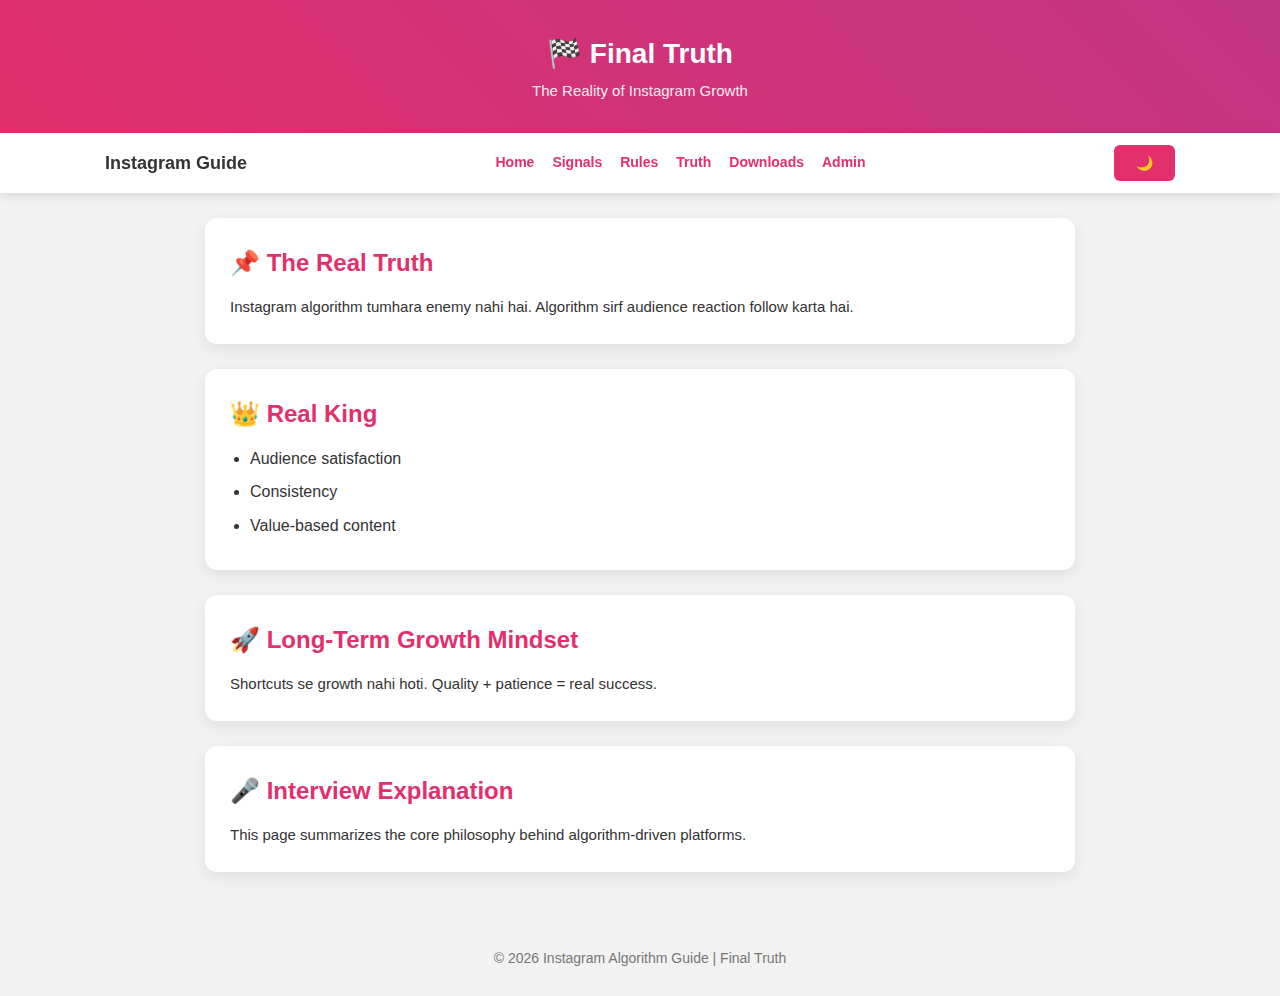
<file: truth.html>
<!DOCTYPE html>
<html lang="en">
<head>
<meta charset="UTF-8">
<meta name="viewport" content="width=device-width, initial-scale=1.0">
<title>Final Truth</title>

<link rel="stylesheet" href="css/style.css">
<script src="js/nav.js" defer></script>
<script src="js/darkmode.js" defer></script>
</head>

<body>

<header>
<h1>🏁 Final Truth</h1>
<p>The Reality of Instagram Growth</p>
</header>

<nav>
<div class="nav-container">
<strong>Instagram Guide</strong>
<div class="menu-btn" onclick="toggleMenu()">☰</div>
<div class="nav-links" id="navLinks">
<a href="index.html">Home</a>
<a href="signals.html">Signals</a>
<a href="rules.html">Rules</a>
<a href="truth.html">Truth</a>
<a href="downloads.html">Downloads</a>
<a href="admin.html">Admin</a>
</div>
<button onclick="toggleDark()">🌙</button>
</div>
</nav>

<div class="container">

<section>
<h2>📌 The Real Truth</h2>
<p>
Instagram algorithm tumhara enemy nahi hai.
Algorithm sirf audience reaction follow karta hai.
</p>
</section>

<section>
<h2>👑 Real King</h2>
<ul>
<li>Audience satisfaction</li>
<li>Consistency</li>
<li>Value-based content</li>
</ul>
</section>

<section>
<h2>🚀 Long-Term Growth Mindset</h2>
<p>
Shortcuts se growth nahi hoti.
Quality + patience = real success.
</p>
</section>

<section>
<h2>🎤 Interview Explanation</h2>
<p>
This page summarizes the core philosophy
behind algorithm-driven platforms.
</p>
</section>

</div>

<footer>
© 2026 Instagram Algorithm Guide | Final Truth
</footer>

</body>
</html>
</file>
<file: css/style.css>
/* ================= ROOT THEME ================= */
:root{
  --bg:#f2f2f2;
  --card:#ffffff;
  --text:#333333;
  --accent:#e1306c;
  --muted:#777;
}

.dark{
  --bg:#121212;
  --card:#1e1e1e;
  --text:#eeeeee;
  --muted:#aaa;
}

/* ================= RESET ================= */
*{
  margin:0;
  padding:0;
  box-sizing:border-box;
}

body{
  font-family:'Poppins',sans-serif;
  background:var(--bg);
  color:var(--text);
  line-height:1.7;
}

/* ================= HEADER ================= */
header{
  background:linear-gradient(45deg,#e1306c,#c13584);
  color:#fff;
  padding:30px 20px;
  text-align:center;
}

header h1{
  font-size:28px;
}

header p{
  opacity:.9;
  font-size:15px;
}

/* ================= NAVBAR ================= */
nav{
  background:var(--card);
  box-shadow:0 3px 10px rgba(0,0,0,.1);
  position:sticky;
  top:0;
  z-index:1000;
}

.nav-container{
  max-width:1100px;
  margin:auto;
  padding:12px 15px;
  display:flex;
  justify-content:space-between;
  align-items:center;
}

.nav-container strong{
  font-size:18px;
}

.nav-links{
  display:flex;
  gap:18px;
}

.nav-links a{
  text-decoration:none;
  color:var(--accent);
  font-weight:600;
  font-size:14px;
}

.nav-links a:hover{
  text-decoration:underline;
}

.menu-btn{
  display:none;
  font-size:22px;
  cursor:pointer;
}

/* ================= LAYOUT ================= */
.container{
  max-width:900px;
  margin:auto;
  padding:25px 15px;
}

/* ================= SECTIONS ================= */
section{
  background:var(--card);
  padding:25px;
  border-radius:12px;
  box-shadow:0 5px 15px rgba(0,0,0,.08);
  margin-bottom:25px;
}

section h2{
  color:var(--accent);
  margin-bottom:10px;
}

section p{
  color:var(--text);
  font-size:15px;
}

section img{
  width:100%;
  border-radius:10px;
  margin:15px 0;
}

/* ================= LISTS ================= */
ul,ol{
  margin-left:20px;
  margin-top:10px;
}

li{
  margin-bottom:6px;
}

/* ================= BUTTONS ================= */
button{
  padding:10px 22px;
  border:none;
  background:var(--accent);
  color:#fff;
  border-radius:6px;
  cursor:pointer;
  font-size:14px;
}

button:hover{
  opacity:.9;
}

/* ================= FORMS (Login / Signup / Admin) ================= */
input, textarea{
  width:100%;
  padding:10px;
  margin-top:6px;
  margin-bottom:15px;
  border-radius:5px;
  border:1px solid #ccc;
  font-family:'Poppins',sans-serif;
}

.dark input,
.dark textarea{
  background:#2a2a2a;
  color:#fff;
  border:1px solid #444;
}

/* ================= ADMIN / DASHBOARD ================= */
.dashboard{
  display:grid;
  grid-template-columns:repeat(auto-fit,minmax(220px,1fr));
  gap:15px;
}

.card{
  background:var(--card);
  padding:20px;
  border-radius:10px;
  box-shadow:0 5px 15px rgba(0,0,0,.07);
}

.card h3{
  color:var(--accent);
  margin-bottom:5px;
}

.note{
  font-size:14px;
  color:var(--muted);
}

/* ================= FOOTER ================= */
footer{
  text-align:center;
  padding:25px 15px;
  font-size:14px;
  color:var(--muted);
}

/* ================= RESPONSIVE ================= */
@media(max-width:768px){

  header h1{
    font-size:24px;
  }

  .nav-links{
    display:none;
    flex-direction:column;
    background:var(--card);
    width:100%;
    padding:10px 0;
  }

  .nav-links.show{
    display:flex;
  }

  .menu-btn{
    display:block;
  }
}
</file>
